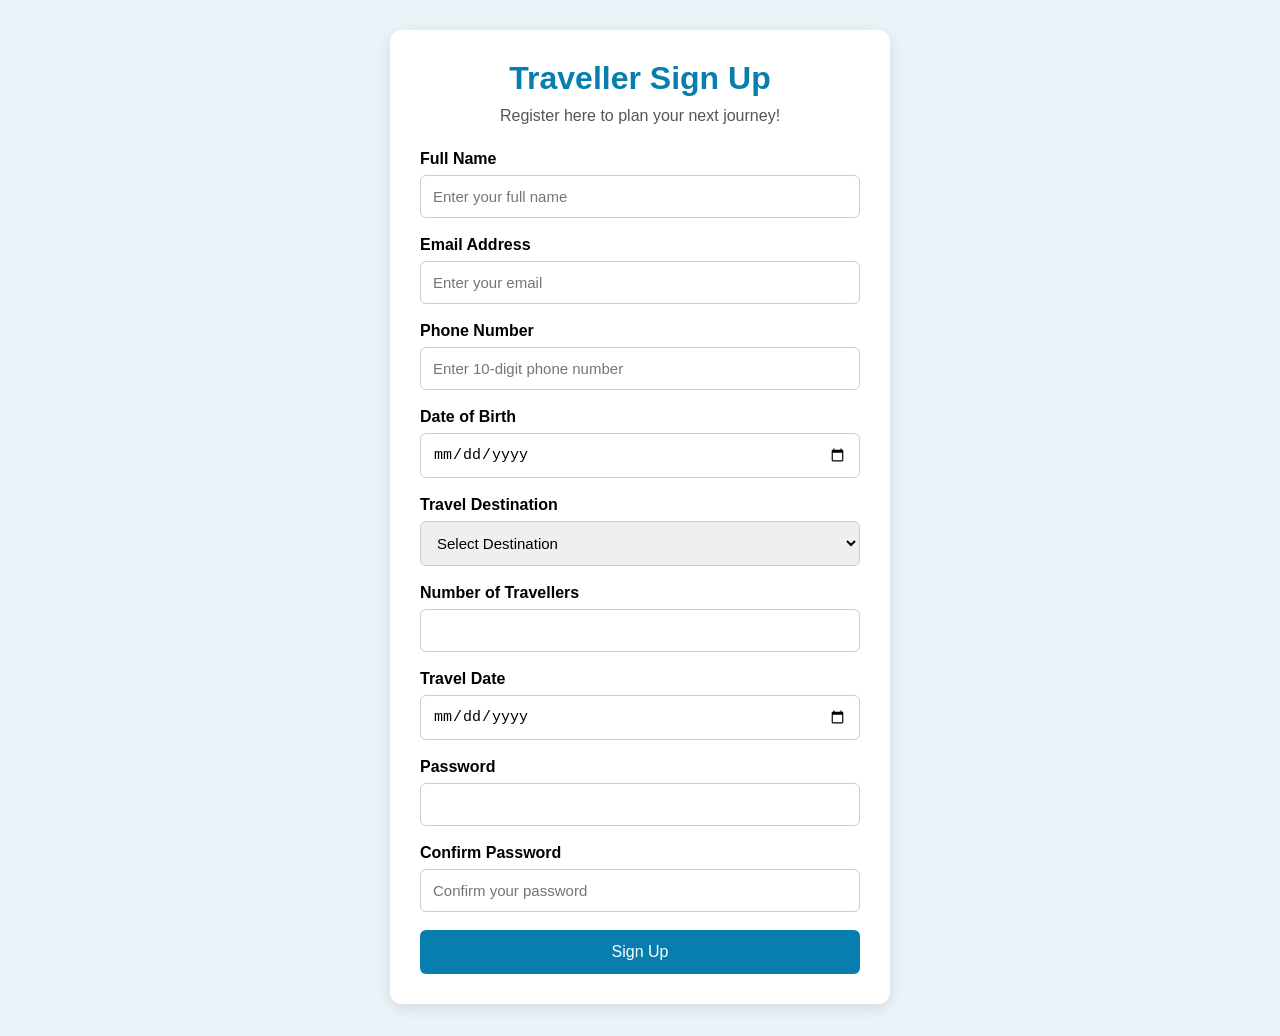
<file: task1/index.html>
<!DOCTYPE html>
<html lang="en">
<head>
    <meta charset="UTF-8">
    <meta name="viewport" content="width=device-width, initial-scale=1.0">
    <title>Traveller Sign Up</title>
    <link rel="stylesheet" href="style.css">
</head>
<body>

    <main class="container">
        <h1>Traveller Sign Up</h1>
        <p>Register here to plan your next journey!</p>

        <form action="#" method="post" id="signupForm"></form>

            <div class="form-group">
                <label for="fullname">Full Name</label>
                <input type="text" id="fullname" name="fullname"
                       placeholder="Enter your full name"
                       required minlength="3">
            </div>

            <div class="form-group">
                <label for="email">Email Address</label>
                <input type="email" id="email" name="email"
                       placeholder="Enter your email"
                       required>
            </div>

            <div class="form-group">
                <label for="phone">Phone Number</label>
                <input type="tel" id="phone" name="phone"
                       placeholder="Enter 10-digit phone number"
                       pattern="[0-9]{10}"
                       required>
            </div>

            <div class="form-group">
                <label for="dob">Date of Birth</label>
                <input type="date" id="dob" name="dob" required>
            </div>

            <div class="form-group">
                <label for="destination">Travel Destination</label>
                <select id="destination" name="destination" required>
                    <option value="">Select Destination</option>
                    <option value="Goa">Goa</option>
                    <option value="Manali">Manali</option>
                    <option value="Kerala">Kerala</option>
                    <option value="Hyderabad">Hyderabad</option>
                </select>
            </div>

            <div class="form-group">
                <label for="travellers">Number of Travellers</label>
                <input type="number" id="travellers"
                       name="travellers" min="1" max="10" required>
            </div>

            <div class="form-group">
                <label for="traveldate">Travel Date</label>
                <input type="date" id="traveldate"name="traveldate"min="2026-11-11" required>
            </div>

            <div class="form-group">
                <label for="password">Password</label>
                <input type="password" id="password"
                       name="password" minlength="8" required>
            </div>

            <div class="form-group">
                <label for="confirm-password">Confirm Password</label>

                <input
                    type="password"
                    id="confirm-password"
                    name="confirm-password"
                    placeholder="Confirm your password"
                    required
                >
            </div>


            <button type="submit">Sign Up</button>

        </form>
    </main>

</body>
</html>
</file>
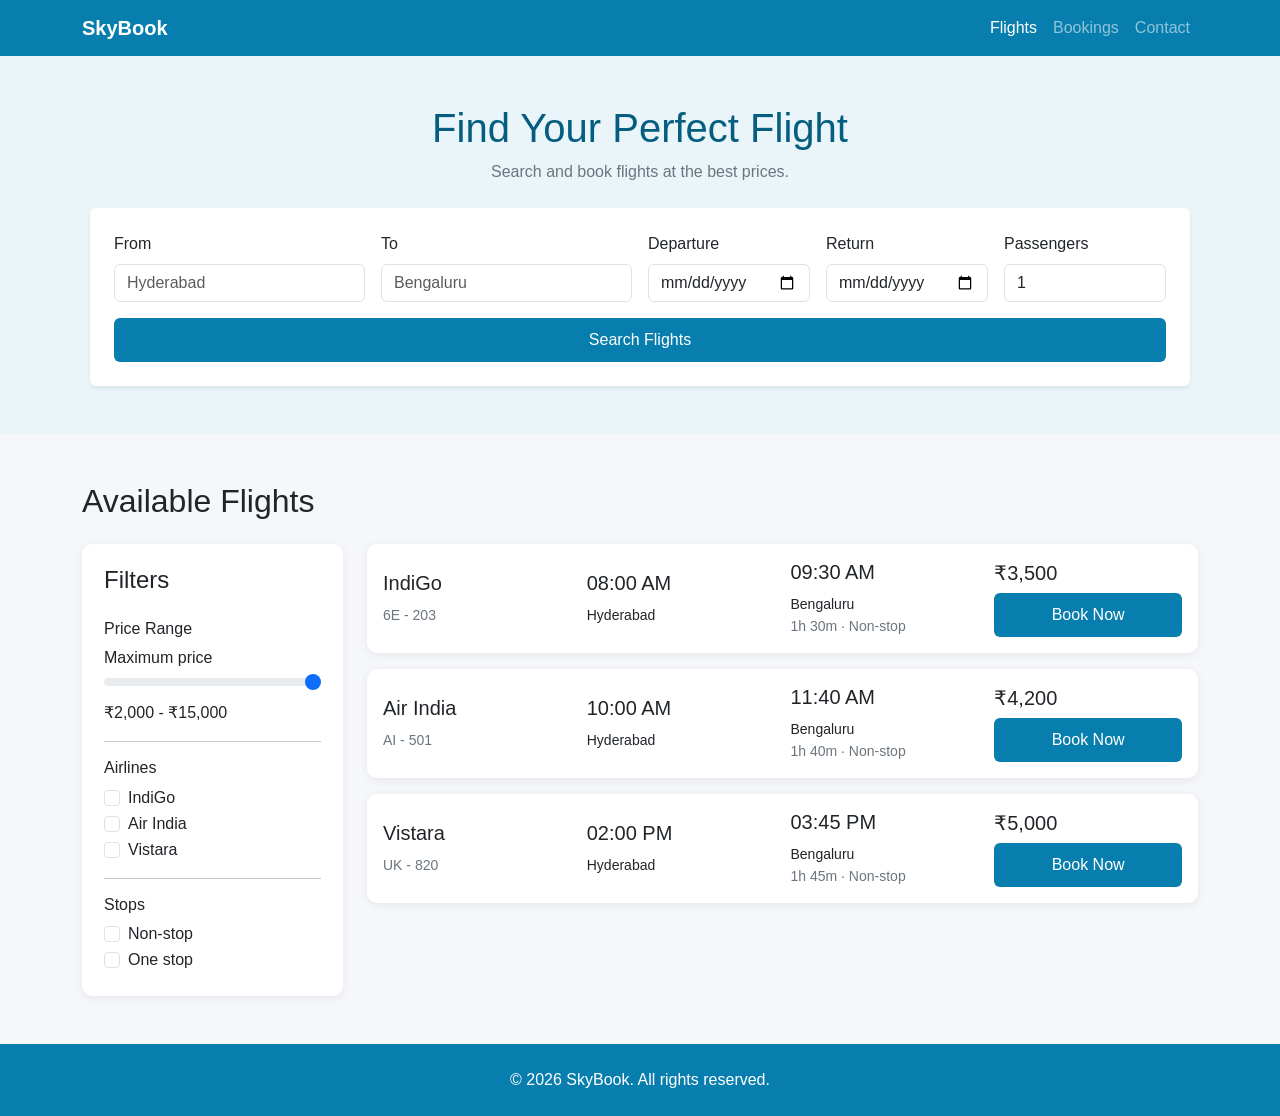
<file: task2/flightsearch/index.html>
<!DOCTYPE html>
<html lang="en">

<head>
    <meta charset="UTF-8">
    <meta name="viewport" content="width=device-width, initial-scale=1.0">

    <title>SkyBook - Flight Search</title>

    <!-- Bootstrap 5 CSS -->
    <link
        href="https://cdn.jsdelivr.net/npm/bootstrap@5.3.3/dist/css/bootstrap.min.css"
        rel="stylesheet">

    <!-- Custom CSS -->
    <link rel="stylesheet" href="style.css">
</head>

<body>

    <!-- Navbar -->
    <nav class="navbar navbar-expand-lg navbar-dark brand-bg">
        <div class="container">
            <a class="navbar-brand fw-bold" href="#">SkyBook</a>

            <button class="navbar-toggler" type="button"
                data-bs-toggle="collapse"
                data-bs-target="#navbarMenu">
                <span class="navbar-toggler-icon"></span>
            </button>

            <div class="collapse navbar-collapse" id="navbarMenu">
                <ul class="navbar-nav ms-auto">
                    <li class="nav-item">
                        <a class="nav-link active" href="#">Flights</a>
                    </li>
                    <li class="nav-item">
                        <a class="nav-link" href="#results">Bookings</a>
                    </li>
                    <li class="nav-item">
                        <a class="nav-link" href="#contact">Contact</a>
                    </li>
                </ul>
            </div>
        </div>
    </nav>

    <!-- Search Section -->
    <section class="search-section py-5">
        <div class="container">
            <h1 class="text-center mb-2">Find Your Perfect Flight</h1>
            <p class="text-center text-secondary mb-4">
                Search and book flights at the best prices.
            </p>

            <form class="search-box bg-white p-4 rounded shadow-sm"
                id="flightForm">

                <div class="row g-3">

                    <div class="col-12 col-md-6 col-lg-3">
                        <label for="from" class="form-label">From</label>
                        <input type="text" class="form-control"
                            id="from" placeholder="Hyderabad"
                            required>
                    </div>

                    <div class="col-12 col-md-6 col-lg-3">
                        <label for="to" class="form-label">To</label>
                        <input type="text" class="form-control"
                            id="to" placeholder="Bengaluru"
                            required>
                    </div>

                    <div class="col-12 col-md-6 col-lg-2">
                        <label for="departure" class="form-label">
                            Departure
                        </label>
                        <input type="date" class="form-control"
                            id="departure" required>
                    </div>

                    <div class="col-12 col-md-6 col-lg-2">
                        <label for="return" class="form-label">
                            Return
                        </label>
                        <input type="date" class="form-control"
                            id="return">
                    </div>

                    <div class="col-12 col-md-6 col-lg-2">
                        <label for="passengers" class="form-label">
                            Passengers
                        </label>
                        <input type="number" class="form-control"
                            id="passengers" min="1" max="9"
                            value="1" required>
                    </div>

                    <div class="col-12">
                        <button type="submit"
                            class="btn brand-button w-100">
                            Search Flights
                        </button>
                    </div>

                </div>
            </form>
        </div>
    </section>

    <!-- Flight Results -->
    <main class="container my-5" id="results">

        <div class="d-flex justify-content-between align-items-center
                    flex-wrap gap-2 mb-4">

            <h2 class="mb-0">Available Flights</h2>

            <!-- Mobile filter button -->
            <button class="btn brand-button d-lg-none"
                type="button"
                data-bs-toggle="offcanvas"
                data-bs-target="#filterSidebar">
                Show Filters
            </button>

        </div>

        <div class="row g-4">

            <!-- Desktop Sidebar -->
            <aside class="col-lg-3 d-none d-lg-block">
                <div class="filter-card">
                    <h4>Filters</h4>

                    <h6 class="mt-4">Price Range</h6>
                    <label for="priceRange">Maximum price</label>
                    <input type="range" class="form-range"
                        id="priceRange" min="2000" max="15000"
                        value="15000">
                    <p>₹2,000 - ₹15,000</p>

                    <hr>

                    <h6>Airlines</h6>

                    <div class="form-check">
                        <input class="form-check-input"
                            type="checkbox" id="indigo">
                        <label class="form-check-label"
                            for="indigo">IndiGo</label>
                    </div>

                    <div class="form-check">
                        <input class="form-check-input"
                            type="checkbox" id="airIndia">
                        <label class="form-check-label"
                            for="airIndia">Air India</label>
                    </div>

                    <div class="form-check">
                        <input class="form-check-input"
                            type="checkbox" id="vistara">
                        <label class="form-check-label"
                            for="vistara">Vistara</label>
                    </div>

                    <hr>

                    <h6>Stops</h6>

                    <div class="form-check">
                        <input class="form-check-input"
                            type="checkbox" id="nonstop">
                        <label class="form-check-label"
                            for="nonstop">Non-stop</label>
                    </div>

                    <div class="form-check">
                        <input class="form-check-input"
                            type="checkbox" id="oneStop">
                        <label class="form-check-label"
                            for="oneStop">One stop</label>
                    </div>
                </div>
            </aside>

            <!-- Flight Cards -->
            <section class="col-lg-9">

                <div class="flight-card card mb-3">
                    <div class="card-body">
                        <div class="row align-items-center g-3">

                            <div class="col-12 col-md-3">
                                <h5>IndiGo</h5>
                                <small class="text-secondary">
                                    6E - 203
                                </small>
                            </div>

                            <div class="col-6 col-md-3">
                                <h5>08:00 AM</h5>
                                <small>Hyderabad</small>
                            </div>

                            <div class="col-6 col-md-3">
                                <h5>09:30 AM</h5>
                                <small>Bengaluru</small>
                                <p class="small text-secondary mb-0">
                                    1h 30m · Non-stop
                                </p>
                            </div>

                            <div class="col-12 col-md-3">
                                <h5>₹3,500</h5>
                                <button class="btn brand-button w-100">
                                    Book Now
                                </button>
                            </div>

                        </div>
                    </div>
                </div>

                <div class="flight-card card mb-3">
                    <div class="card-body">
                        <div class="row align-items-center g-3">

                            <div class="col-12 col-md-3">
                                <h5>Air India</h5>
                                <small class="text-secondary">
                                    AI - 501
                                </small>
                            </div>

                            <div class="col-6 col-md-3">
                                <h5>10:00 AM</h5>
                                <small>Hyderabad</small>
                            </div>

                            <div class="col-6 col-md-3">
                                <h5>11:40 AM</h5>
                                <small>Bengaluru</small>
                                <p class="small text-secondary mb-0">
                                    1h 40m · Non-stop
                                </p>
                            </div>

                            <div class="col-12 col-md-3">
                                <h5>₹4,200</h5>
                                <button class="btn brand-button w-100">
                                    Book Now
                                </button>
                            </div>

                        </div>
                    </div>
                </div>

                <div class="flight-card card mb-3">
                    <div class="card-body">
                        <div class="row align-items-center g-3">

                            <div class="col-12 col-md-3">
                                <h5>Vistara</h5>
                                <small class="text-secondary">
                                    UK - 820
                                </small>
                            </div>

                            <div class="col-6 col-md-3">
                                <h5>02:00 PM</h5>
                                <small>Hyderabad</small>
                            </div>

                            <div class="col-6 col-md-3">
                                <h5>03:45 PM</h5>
                                <small>Bengaluru</small>
                                <p class="small text-secondary mb-0">
                                    1h 45m · Non-stop
                                </p>
                            </div>

                            <div class="col-12 col-md-3">
                                <h5>₹5,000</h5>
                                <button class="btn brand-button w-100">
                                    Book Now
                                </button>
                            </div>

                        </div>
                    </div>
                </div>

            </section>

        </div>
    </main>

    <!-- Mobile Offcanvas Filters -->
    <div class="offcanvas offcanvas-start"
        tabindex="-1" id="filterSidebar"
        aria-labelledby="filterTitle">

        <div class="offcanvas-header">
            <h5 class="offcanvas-title" id="filterTitle">
                Flight Filters
            </h5>

            <button type="button" class="btn-close"
                data-bs-dismiss="offcanvas">
            </button>
        </div>

        <div class="offcanvas-body">
            <h6>Price Range</h6>
            <input type="range" class="form-range"
                min="2000" max="15000" value="15000">

            <hr>

            <h6>Airlines</h6>

            <div class="form-check">
                <input class="form-check-input"
                    type="checkbox" id="mobileIndigo">
                <label class="form-check-label"
                    for="mobileIndigo">IndiGo</label>
            </div>

            <div class="form-check">
                <input class="form-check-input"
                    type="checkbox" id="mobileAirIndia">
                <label class="form-check-label"
                    for="mobileAirIndia">Air India</label>
            </div>

            <div class="form-check">
                <input class="form-check-input"
                    type="checkbox" id="mobileVistara">
                <label class="form-check-label"
                    for="mobileVistara">Vistara</label>
            </div>

            <hr>

            <h6>Stops</h6>

            <div class="form-check">
                <input class="form-check-input"
                    type="checkbox" id="mobileNonstop">
                <label class="form-check-label"
                    for="mobileNonstop">Non-stop</label>
            </div>

            <div class="form-check">
                <input class="form-check-input"
                    type="checkbox" id="mobileOneStop">
                <label class="form-check-label"
                    for="mobileOneStop">One stop</label>
            </div>

            <button class="btn brand-button w-100 mt-4"
                data-bs-dismiss="offcanvas">
                Apply Filters
            </button>
        </div>
    </div>

    <!-- Footer -->
    <footer class="brand-bg text-white text-center py-4"
        id="contact">
        <p class="mb-0">
            © 2026 SkyBook. All rights reserved.
        </p>
    </footer>

    <!-- Bootstrap JavaScript -->
    <script
        src="https://cdn.jsdelivr.net/npm/bootstrap@5.3.3/dist/js/bootstrap.bundle.min.js">
    </script>

    <!-- Form demo interaction -->
    <script>
        document.getElementById("flightForm")
            .addEventListener("submit", function(event) {
                event.preventDefault();

                alert("Flight search submitted successfully!");
            });
    </script>

</body>
</html>
</file>
<file: task1/style.css>
* {
    margin: 0;
    padding: 0;
    box-sizing: border-box;
}

body {
    font-family: Arial, sans-serif;
    background: #eaf3f8;
    padding: 30px 15px;
}

.container {
    max-width: 500px;
    margin: auto;
    background: white;
    padding: 30px;
    border-radius: 12px;
    box-shadow: 0 4px 15px rgba(0,0,0,0.1);
}

h1 {
    text-align: center;
    color: #087eae;
    margin-bottom: 10px;
}

p {
    text-align: center;
    margin-bottom: 25px;
    color: #555;
}

.form-group {
    margin-bottom: 18px;
}

label {
    display: block;
    margin-bottom: 7px;
    font-weight: bold;
}

input, select {
    width: 100%;
    padding: 12px;
    border: 1px solid #ccc;
    border-radius: 6px;
    font-size: 15px;
}

input:focus, select:focus {
    outline: 2px solid #087eae;
}

button {
    width: 100%;
    padding: 13px;
    background: #087eae;
    color: white;
    border: none;
    border-radius: 6px;
    font-size: 16px;
    cursor: pointer;
}

button:hover {
    background: #055d80;
}

/* Form field hover effect */
input:hover,
select:hover {
    border-color: #087eae;
}

/* Submit button effect */
button {
    transition: background 0.3s ease;
}

button:hover {
    background: #055d80;
    transform: translateY(-2px);
}

/* Mobile responsive design */
@media (max-width: 600px) {
    .container {
        padding: 20px;
        width: 100%;
    }

    h1 {
        font-size: 24px;
    }
}
</file>
<file: task2/flightsearch/style.css>
/* Brand colour variable */
:root {
    --brand-color: #087eae;
    --brand-dark: #055d80;
    --brand-light: #eaf5fa;
}

body {
    font-family: Arial, sans-serif;
    background-color: #f5f7fa;
    overflow-x: hidden;
}

/* Navbar */
.brand-bg {
    background-color: var(--brand-color);
}

/* Search section */
.search-section {
    background-color: var(--brand-light);
}

.search-section h1 {
    color: var(--brand-dark);
}

.search-box {
    max-width: 1100px;
    margin: auto;
}

.form-control:focus {
    border-color: var(--brand-color);
    box-shadow: 0 0 0 0.2rem rgba(8, 126, 174, 0.15);
}

/* Brand button */
.brand-button {
    background-color: var(--brand-color);
    color: white;
    border: none;
    padding: 10px 18px;
}

.brand-button:hover {
    background-color: var(--brand-dark);
    color: white;
}

/* Filter sidebar */
.filter-card {
    background-color: white;
    padding: 22px;
    border-radius: 10px;
    box-shadow: 0 2px 10px rgba(0, 0, 0, 0.07);
}

/* Flight cards */
.flight-card {
    border: none;
    border-radius: 10px;
    box-shadow: 0 2px 10px rgba(0, 0, 0, 0.07);
    transition: transform 0.2s ease;
}

.flight-card:hover {
    transform: translateY(-3px);
}

/* Mobile responsiveness */
@media (max-width: 576px) {
    .search-section h1 {
        font-size: 25px;
    }

    .search-box {
        padding: 18px !important;
    }

    .flight-card .card-body {
        padding: 15px;
    }
}
</file>
